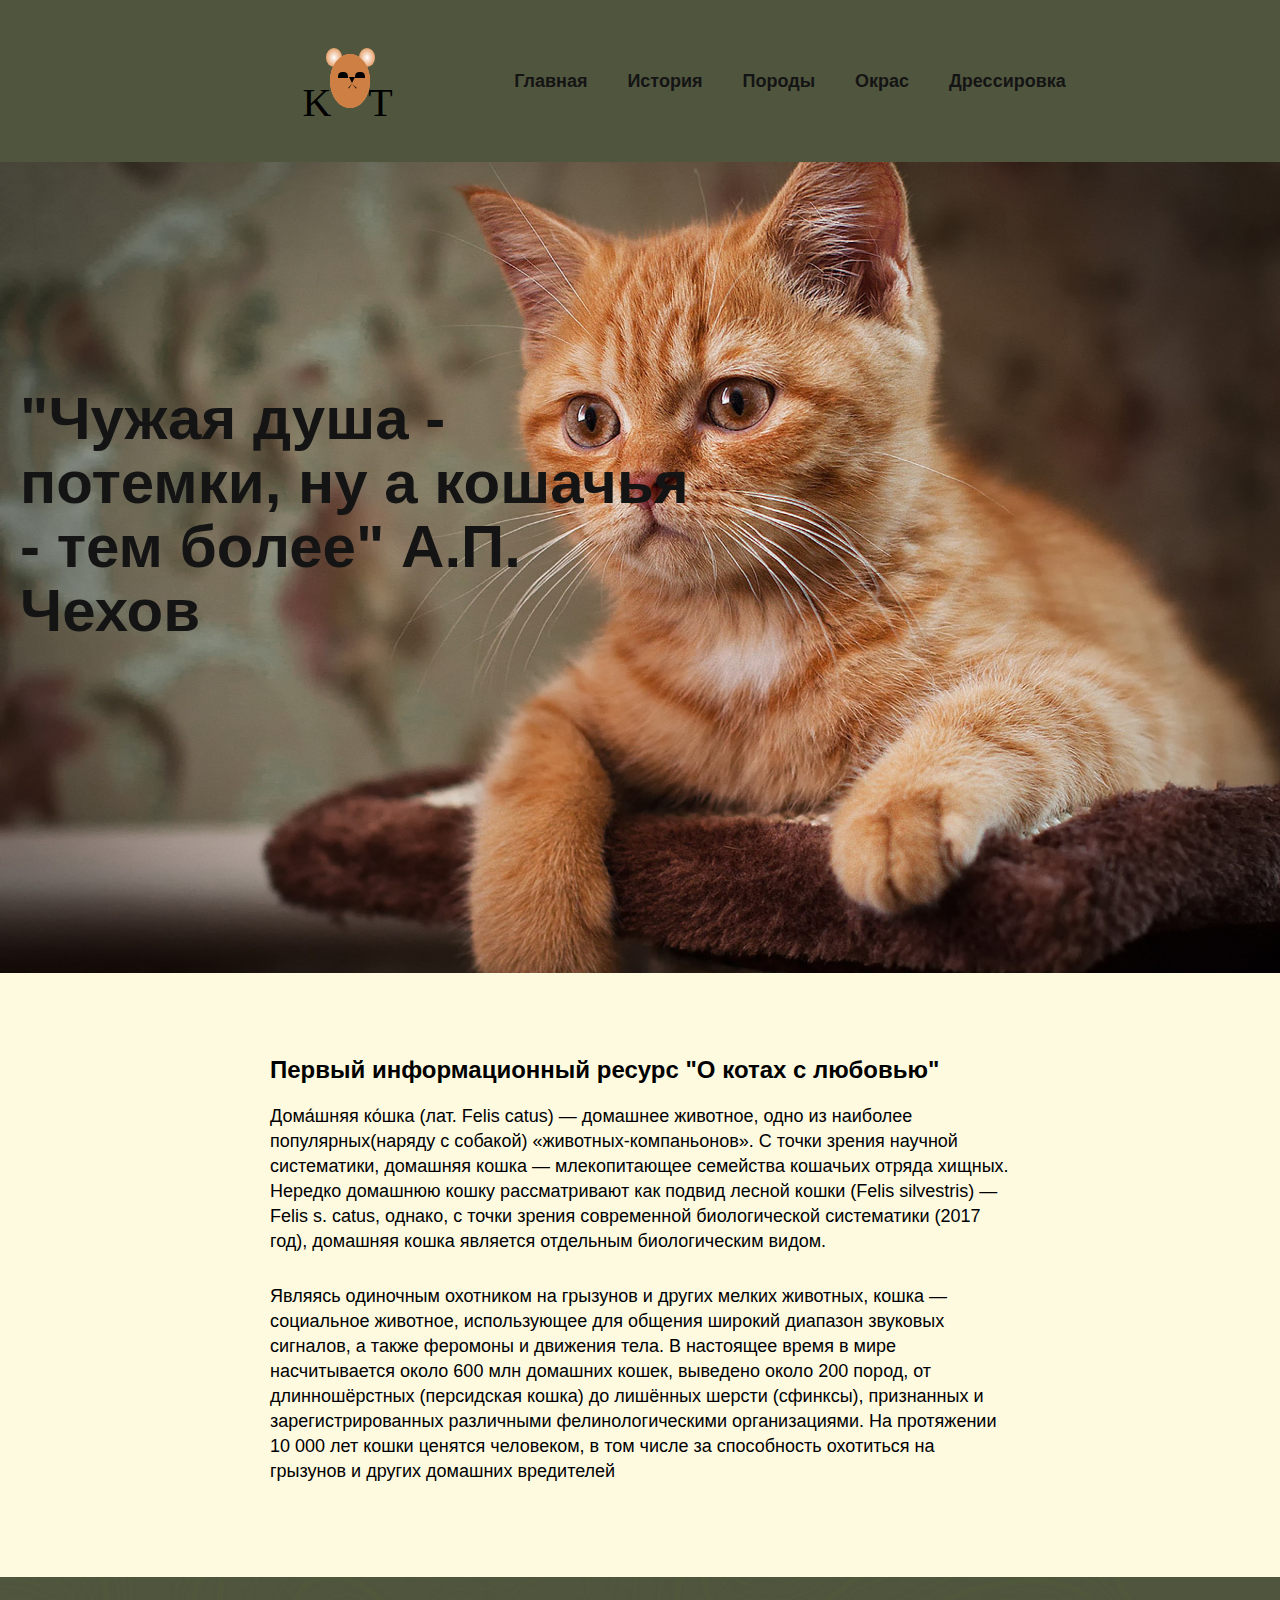
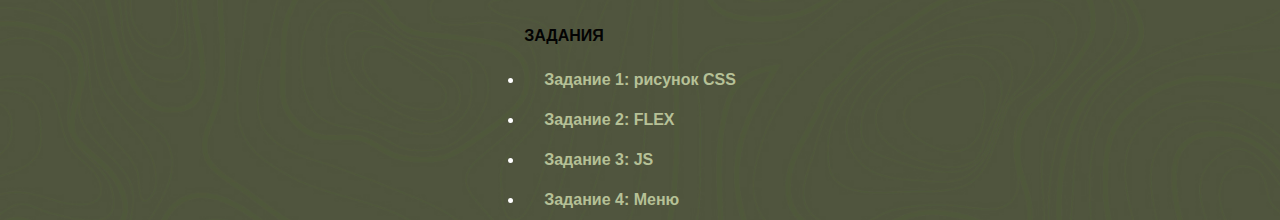
<file: index.html>
<!DOCTYPE html>
<html lang="en">

<head>
    <meta charset="UTF-8">
    <meta http-equiv="X-UA-Compatible" content="IE=edge">
    <meta name="viewport" content="width=device-width, initial-scale=1.0">
    <link rel="stylesheet" href="style/mainstyle.css">
    <link rel="stylesheet" href="style/normalize.css">
    <title>Document</title>
</head>

<body>
    <section>
        <header>
            <div class="logo">
                <iframe src="content/logo.html" scrolling="no" frameborder="none"></iframe>
            </div>
            <nav>
                <ul>
                    <li><a href="index.html">Главная</a></li>
                    <li><a href="content\history.html">История</a></li>
                    <li><a href="content/typeofcats.html">Породы</a></li>
                    <li><a href="content/ColorsCat.html">Окрас</a></li>
                    <li><a href="content/DresCat.html">Дрессировка</a></li>
                </ul>
            </nav>
        </header>
    </section>

    <!-- блок 1 | ... -->
    <section>
        <div class="about">

            <h1 class="first_title">
                "Чужая душа - потемки, ну а кошачья - тем более" А.П. Чехов
            </h1>
        </div>
    </section>

    <!-- блок 2 | ... -->
    <main role="main">
        <section>
            <div class="part1">
                <h2>
                    Первый информационный ресурс "О котах с любовью"
                </h2>
                <p class="wiki-cat">
                    Дома́шняя ко́шка (лат. Felis catus) — домашнее животное, одно из наиболее популярных(наряду с собакой) «животных-компаньонов». С точки зрения научной систематики, домашняя кошка — млекопитающее семейства кошачьих отряда хищных. Нередко домашнюю кошку
                    рассматривают как подвид лесной кошки (Felis silvestris) — Felis s. catus, однако, с точки зрения современной биологической систематики (2017 год), домашняя кошка является отдельным биологическим видом.</p>
                <p class="wiki-cat">
                    Являясь одиночным охотником на грызунов и других мелких животных, кошка — социальное животное, использующее для общения широкий диапазон звуковых сигналов, а также феромоны и движения тела. В настоящее время в мире насчитывается около 600 млн домашних
                    кошек, выведено около 200 пород, от длинношёрстных (персидская кошка) до лишённых шерсти (сфинксы), признанных и зарегистрированных различными фелинологическими организациями. На протяжении 10 000 лет кошки ценятся человеком, в том
                    числе за способность охотиться на грызунов и других домашних вредителей
                </p>
            </div>
        </section>
    </main>
    <footer class="footer">
        <div class="container">
            <div class="footer-middle">
                <div class="footer-column">
                    <h3 class="footer-title">Задания</h3>
                    <ul class="footer-list list-reset">
                        <li class="footer-item"><a href="content/Num1/Cat.html" class="footer-link">Задание 1:
                            рисунок CSS</a></li>
                        <li class="footer-item"><a href="content/Num2/prince.html" class="footer-link">Задание 2:
                            FLEX</a></li>
                        <li class="footer-item"><a href="content/Num3.html" class="footer-link">Задание 3: JS</a></li>
                        <li class="footer-item"><a href="content/WorkWithMas.html" class="footer-link">Задание 4: Меню</a></li>
                    </ul>
                </div>
            </div>
        </div>
    </footer>

    </div>


</html>

</div>


</html>
</file>
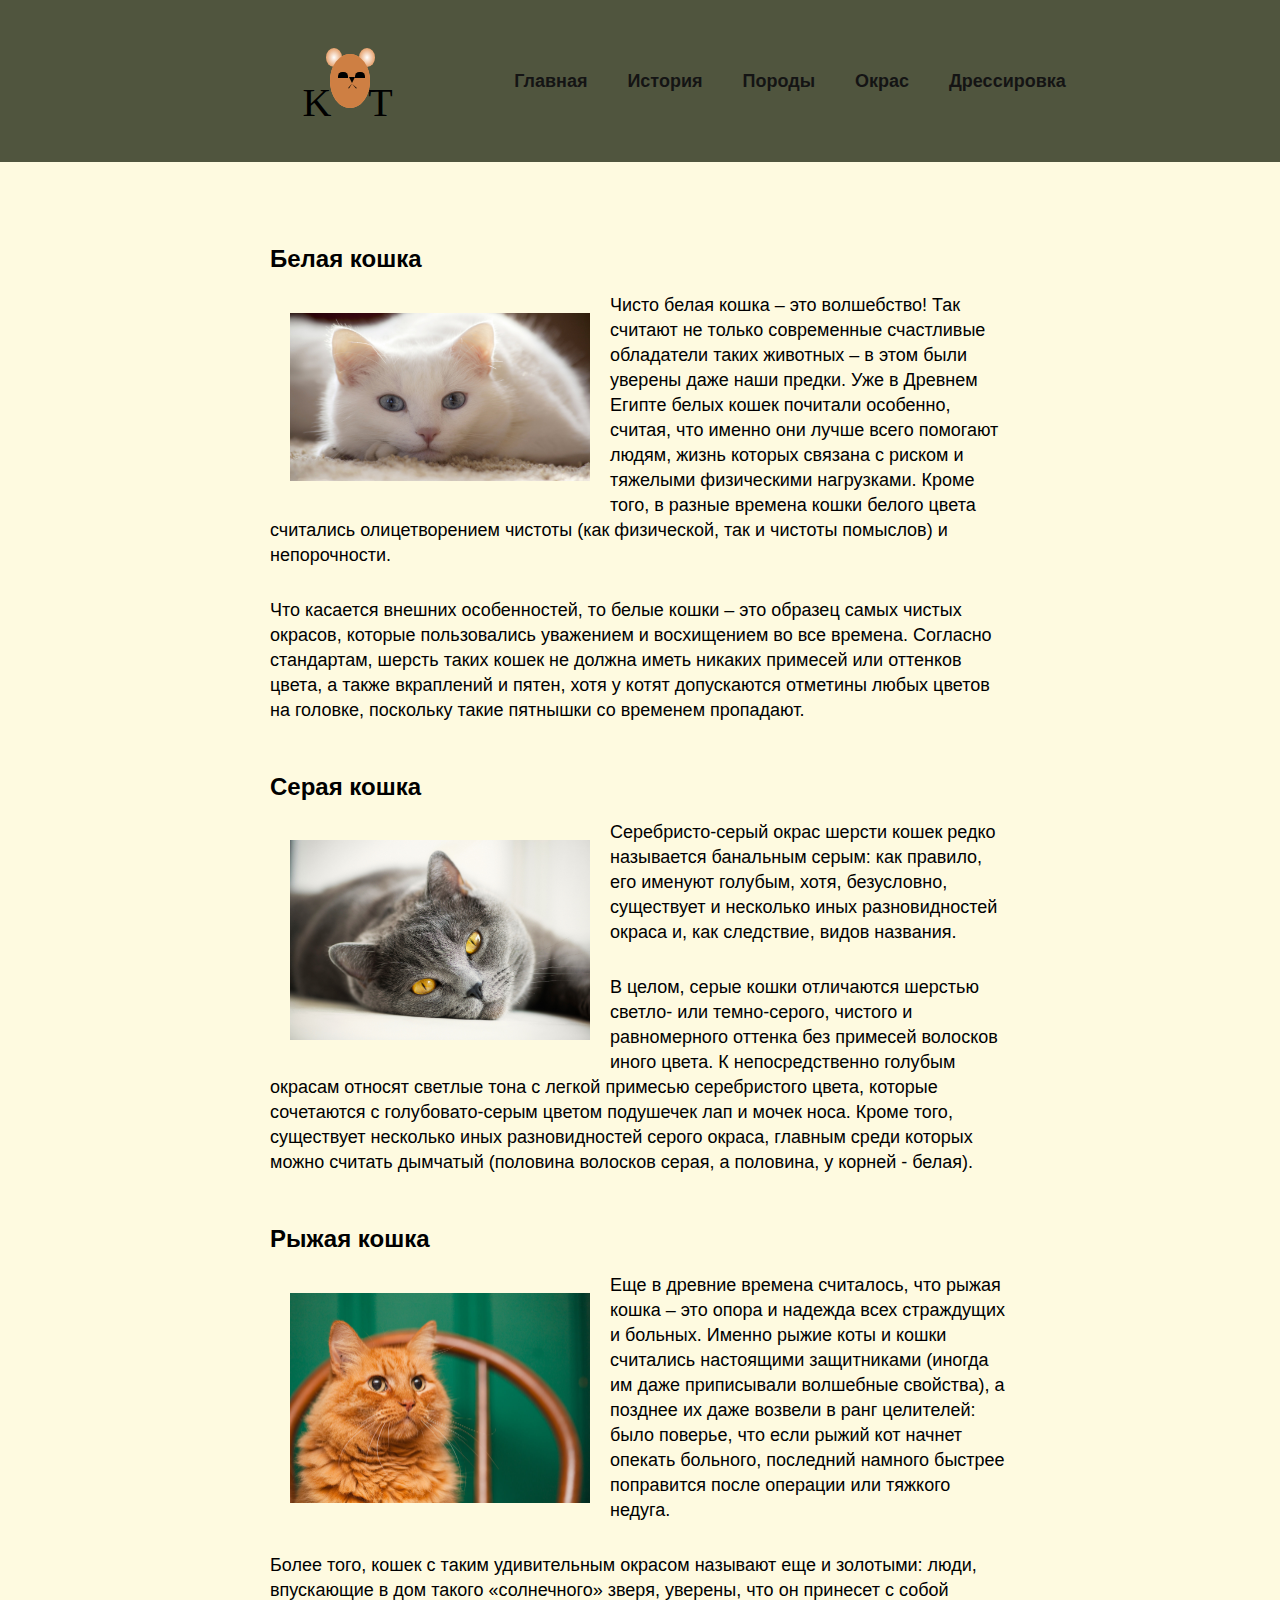
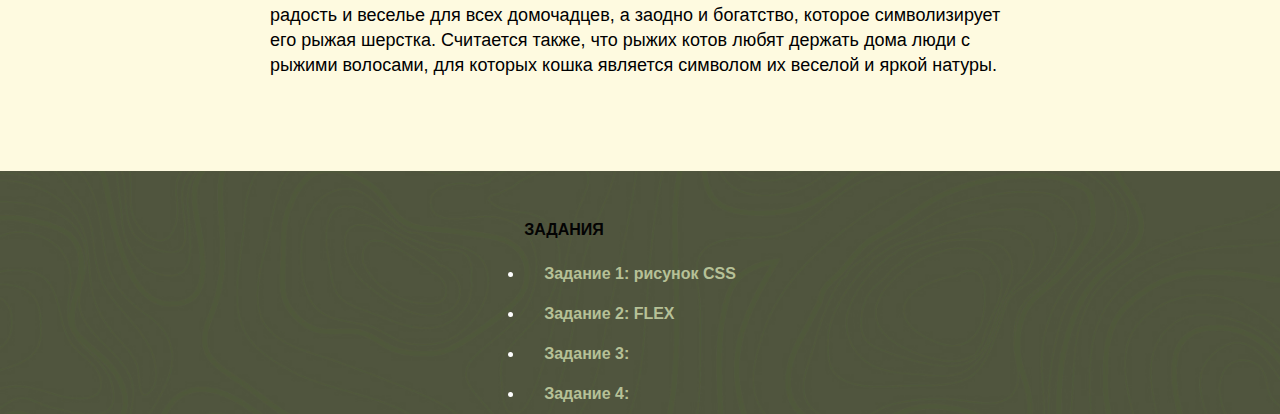
<file: content/ColorsCat.html>
<!DOCTYPE html>
<html lang="en">

<head>
    <meta charset="UTF-8">
    <meta http-equiv="X-UA-Compatible" content="IE=edge">
    <meta name="viewport" content="width=device-width, initial-scale=1.0">
    <link rel="stylesheet" href="../style/mainstyle.css">
    <link rel="stylesheet" href="../style/normalize.css">
    <title>Document</title>
</head>

<body>
    <section>
        <header>
            <div class="logo">
                <iframe src="../content/logo.html" scrolling="no" frameborder="none"></iframe>
            </div>
            <nav>
                <ul>
                    <li><a href="../index.html">Главная</a></li>
                    <li><a href="../content/history.html">История</a></li>
                    <li><a href="../content/typeofcats.html">Породы</a></li>
                    <li><a href="../content/ColorsCat.html">Окрас</a></li>
                    <li><a href="../content/DresCat.html">Дрессировка</a></li>
                </ul>
            </nav>
        </header>
    </section>

    <div id="main-container">
        <!-- блок 1 | ... -->
        <main role="main">
            <section>
                <div classs="startpage">
                    <h2>
                        Белая кошка
                    </h2>
                    <img id="colors" src="../img/White-Cat.jpg">
                    <p class="wiki-cat"> Чисто белая кошка – это волшебство! Так считают не только современные счастливые обладатели таких животных – в этом были уверены даже наши предки. Уже в Древнем Египте белых кошек почитали особенно, считая, что именно они лучше всего
                        помогают людям, жизнь которых связана с риском и тяжелыми физическими нагрузками. Кроме того, в разные времена кошки белого цвета считались олицетворением чистоты (как физической, так и чистоты помыслов) и непорочности.
                    </p>
                    <p class="wiki-cat">
                        Что касается внешних особенностей, то белые кошки – это образец самых чистых окрасов, которые пользовались уважением и восхищением во все времена. Согласно стандартам, шерсть таких кошек не должна иметь никаких примесей или оттенков цвета, а также вкраплений
                        и пятен, хотя у котят допускаются отметины любых цветов на головке, поскольку такие пятнышки со временем пропадают.


                    </p>
                </div>
            </section>
            <section>
                <div class="part1">
                    <h2>
                        Серая кошка </h2>
                    <img id="colors" src="../img/gray cat.jpg">
                    <p class="wiki-cat">
                        Серебристо-серый окрас шерсти кошек редко называется банальным серым: как правило, его именуют голубым, хотя, безусловно, существует и несколько иных разновидностей окраса и, как следствие, видов названия.</p>
                    <p class="wiki-cat">
                        В целом, серые кошки отличаются шерстью светло- или темно-серого, чистого и равномерного оттенка без примесей волосков иного цвета. К непосредственно голубым окрасам относят светлые тона с легкой примесью серебристого цвета, которые сочетаются с голубовато-серым
                        цветом подушечек лап и мочек носа. Кроме того, существует несколько иных разновидностей серого окраса, главным среди которых можно считать дымчатый (половина волосков серая, а половина, у корней - белая).
                    </p>
                </div>
            </section>
            <section>
                <div class="part1">
                    <h2>
                        Рыжая кошка
                    </h2>
                    <img id="colors" src="../img/orange cat.jpg">
                    <p class="wiki-cat">
                        Еще в древние времена считалось, что рыжая кошка – это опора и надежда всех страждущих и больных. Именно рыжие коты и кошки считались настоящими защитниками (иногда им даже приписывали волшебные свойства), а позднее их даже возвели в ранг целителей: было
                        поверье, что если рыжий кот начнет опекать больного, последний намного быстрее поправится после операции или тяжкого недуга.</p>
                    <p class="wiki-cat">
                        Более того, кошек с таким удивительным окрасом называют еще и золотыми: люди, впускающие в дом такого «солнечного» зверя, уверены, что он принесет с собой радость и веселье для всех домочадцев, а заодно и богатство, которое символизирует его рыжая шерстка.
                        Считается также, что рыжих котов любят держать дома люди с рыжими волосами, для которых кошка является символом их веселой и яркой натуры.
                    </p>
                </div>
            </section>
        </main>


        <footer class="footer">
            <div class="container">
                <div class="footer-middle">
                    <div class="footer-column">
                        <h3 class="footer-title">Задания</h3>
                        <ul class="footer-list list-reset">
                            <li class="footer-item"><a href="../content/Num1/Cat.html" class="footer-link">Задание 1:
                                    рисунок CSS</a></li>
                            <li class="footer-item"><a href="../content/Num2/prince.html" class="footer-link">Задание 2:
                                    FLEX</a></li>
                            <li class="footer-item"><a href="#" class="footer-link">Задание 3:</a></li>
                            <li class="footer-item"><a href="#" class="footer-link">Задание 4:</a></li>
                        </ul>
                    </div>
                </div>
            </div>
        </footer>

    </div>


</html>
</file>
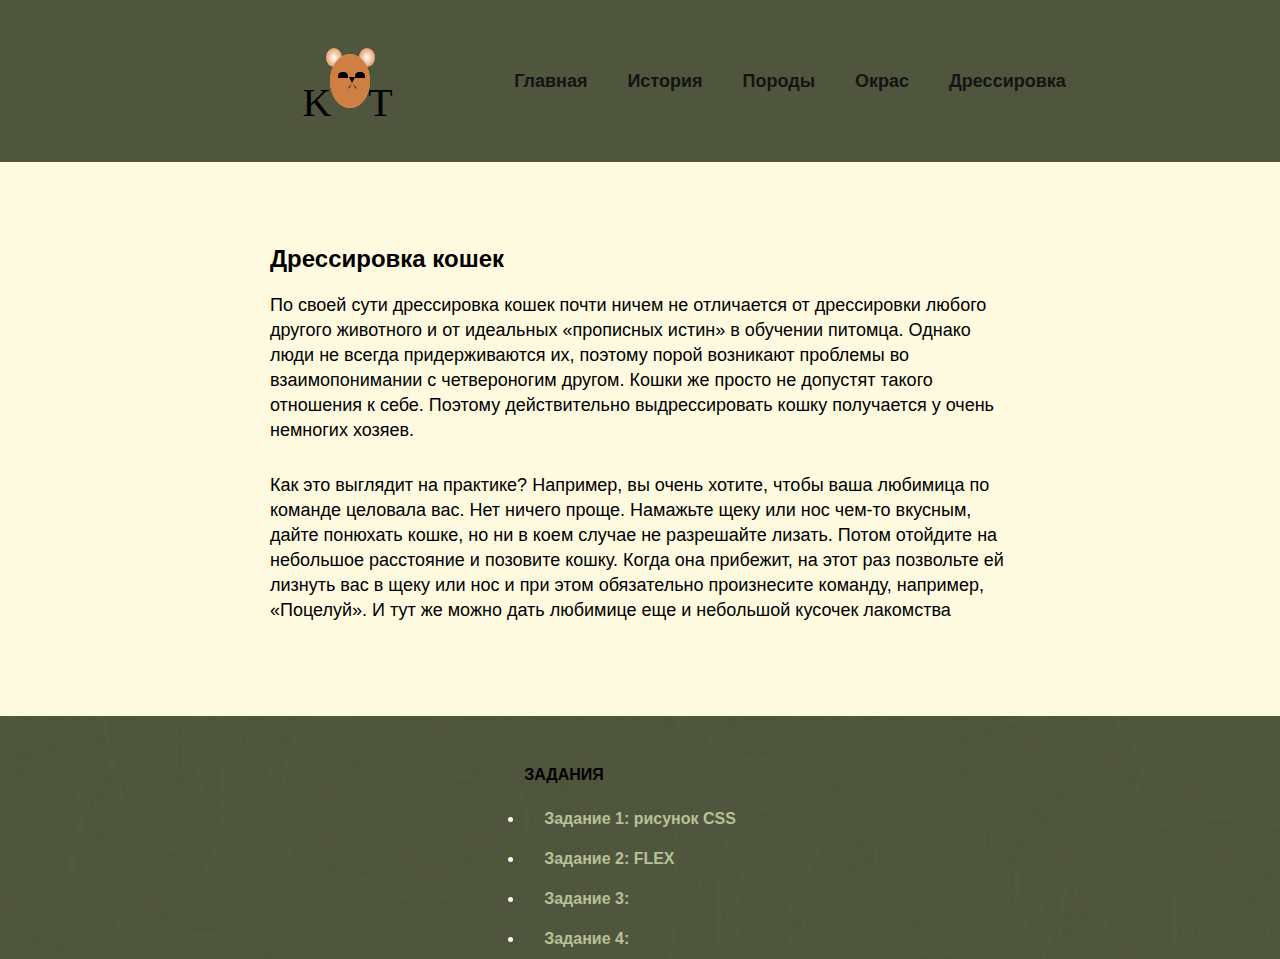
<file: content/DresCat.html>
<!DOCTYPE html>
<html lang="en">

<head>
    <meta charset="UTF-8">
    <meta http-equiv="X-UA-Compatible" content="IE=edge">
    <meta name="viewport" content="width=device-width, initial-scale=1.0">
    <link rel="stylesheet" href="../style/mainstyle.css">
    <link rel="stylesheet" href="../style/normalize.css">
    <title>Document</title>
</head>

<body>
    <section>
        <header>
            <div class="logo">
                <iframe src="../content/logo.html" scrolling="no" frameborder="none"></iframe>
            </div>
            <nav>
                <ul>
                    <li><a href="../index.html">Главная</a></li>
                    <li><a href="../content/history.html">История</a></li>
                    <li><a href="../content/typeofcats.html">Породы</a></li>
                    <li><a href="../content/ColorsCat.html">Окрас</a></li>
                    <li><a href="../content/DresCat.html">Дрессировка</a></li>
                </ul>
            </nav>
        </header>
    </section>

    <div id="main-container">
        <!-- блок 1 | ... -->
        <main role="main">
            <section>
                <div classs="startpage">
                    <h2>
                        Дрессировка кошек
                    </h2>
                    <p class="wiki-cat"> По своей сути дрессировка кошек почти ничем не отличается от дрессировки любого другого животного и от идеальных «прописных истин» в обучении питомца. Однако люди не всегда придерживаются их, поэтому порой возникают проблемы во взаимопонимании
                        с четвероногим другом. Кошки же просто не допустят такого отношения к себе. Поэтому действительно выдрессировать кошку получается у очень немногих хозяев.
                    </p>
                    <p class="wiki-cat">
                        Как это выглядит на практике? Например, вы очень хотите, чтобы ваша любимица по команде целовала вас. Нет ничего проще. Намажьте щеку или нос чем-то вкусным, дайте понюхать кошке, но ни в коем случае не разрешайте лизать. Потом отойдите на небольшое расстояние
                        и позовите кошку. Когда она прибежит, на этот раз позвольте ей лизнуть вас в щеку или нос и при этом обязательно произнесите команду, например, «Поцелуй». И тут же можно дать любимице еще и небольшой кусочек лакомства
                    </p>
                </div>
            </section>

        </main>


        <footer class="footer">
            <div class="container">
                <div class="footer-middle">
                    <div class="footer-column">
                        <h3 class="footer-title">Задания</h3>
                        <ul class="footer-list list-reset">
                            <li class="footer-item"><a href="../content/Num1/Cat.html" class="footer-link">Задание 1:
                                    рисунок CSS</a></li>
                            <li class="footer-item"><a href="../content/Num2/prince.html" class="footer-link">Задание 2:
                                    FLEX</a></li>
                            <li class="footer-item"><a href="#" class="footer-link">Задание 3:</a></li>
                            <li class="footer-item"><a href="#" class="footer-link">Задание 4:</a></li>
                        </ul>
                    </div>
                </div>
            </div>
        </footer>

    </div>


</html>
</file>
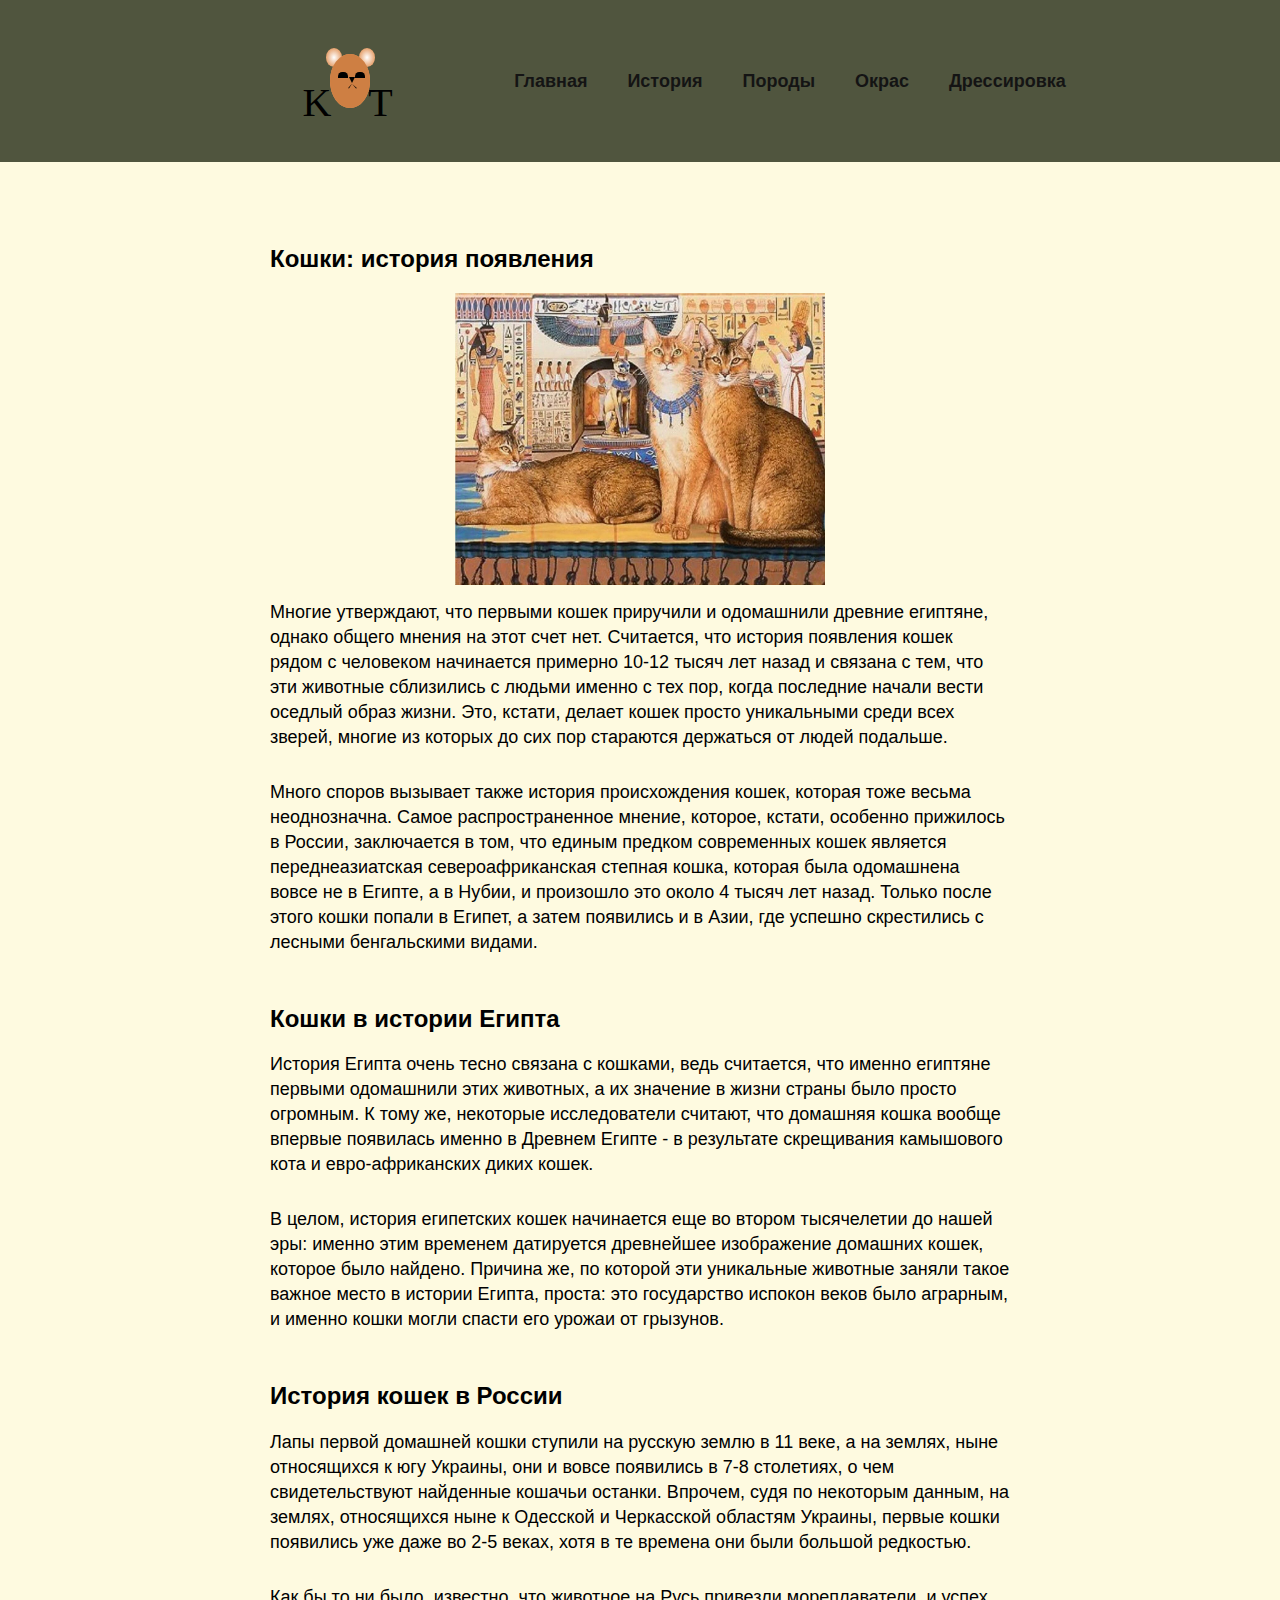
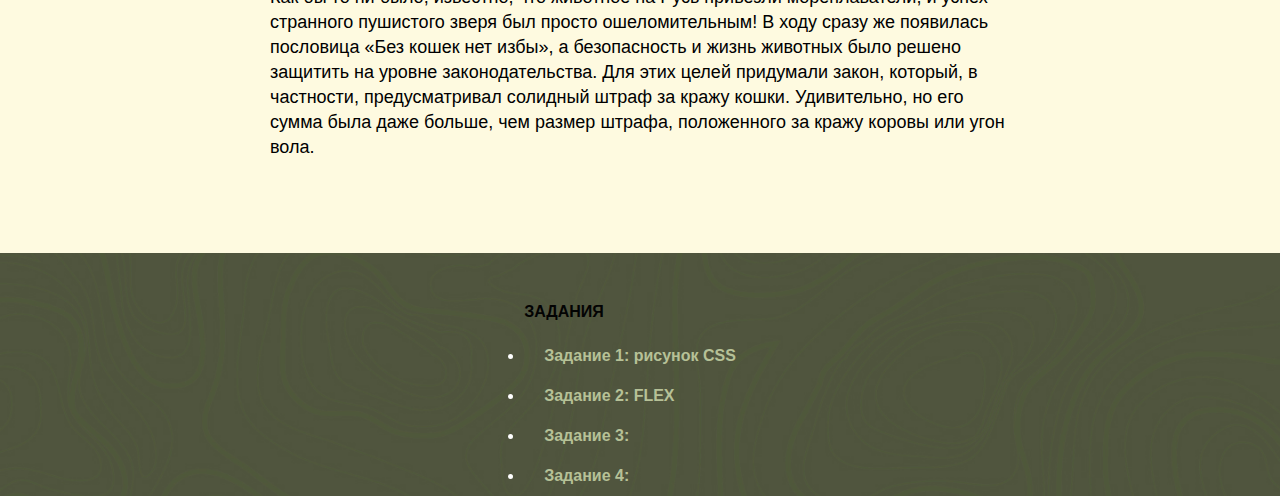
<file: content/history.html>
<!DOCTYPE html>
<html lang="en">

<head>
    <meta charset="UTF-8">
    <meta http-equiv="X-UA-Compatible" content="IE=edge">
    <meta name="viewport" content="width=device-width, initial-scale=1.0">
    <link rel="stylesheet" href="../style/mainstyle.css">
    <link rel="stylesheet" href="../style/normalize.css">
    <title>Document</title>
</head>

<body>
    <section>
        <header>
            <div class="logo">
                <iframe src="../content/logo.html" scrolling="no" frameborder="none"></iframe>
            </div>
            <nav>
                <ul>
                    <li><a href="../index.html">Главная</a></li>
                    <li><a href="../content/history.html">История</a></li>
                    <li><a href="../content/typeofcats.html">Породы</a></li>
                    <li><a href="../content/ColorsCat.html">Окрас</a></li>
                    <li><a href="../content/DresCat.html">Дрессировка</a></li>
                </ul>
            </nav>
        </header>
    </section>

    <div id="main-container">
        <!-- блок 1 | ... -->
        <main role="main">
            <section>
                <div classs="startpage">
                    <h2>
                        Кошки: история появления
                    </h2>
                    <img id=hystoryP src="../img/hystory.jpeg">
                    <p class="wiki-cat"> Многие утверждают, что первыми кошек приручили и одомашнили древние египтяне, однако общего мнения на этот счет нет. Считается, что история появления кошек рядом с человеком начинается примерно 10-12 тысяч лет назад и связана с тем,
                        что эти животные сблизились с людьми именно с тех пор, когда последние начали вести оседлый образ жизни. Это, кстати, делает кошек просто уникальными среди всех зверей, многие из которых до сих пор стараются держаться от людей
                        подальше.
                    </p>
                    <p class="wiki-cat">
                        Много споров вызывает также история происхождения кошек, которая тоже весьма неоднозначна. Самое распространенное мнение, которое, кстати, особенно прижилось в России, заключается в том, что единым предком современных кошек является переднеазиатская североафриканская
                        степная кошка, которая была одомашнена вовсе не в Египте, а в Нубии, и произошло это около 4 тысяч лет назад. Только после этого кошки попали в Египет, а затем появились и в Азии, где успешно скрестились с лесными бенгальскими
                        видами.
                    </p>
                </div>
            </section>
            <section>
                <div class="part1">
                    <h2>
                        Кошки в истории Египта
                    </h2>
                    <p class="wiki-cat">
                        История Египта очень тесно связана с кошками, ведь считается, что именно египтяне первыми одомашнили этих животных, а их значение в жизни страны было просто огромным. К тому же, некоторые исследователи считают, что домашняя кошка вообще впервые появилась
                        именно в Древнем Египте - в результате скрещивания камышового кота и евро-африканских диких кошек.</p>
                    <p class="wiki-cat">
                        В целом, история египетских кошек начинается еще во втором тысячелетии до нашей эры: именно этим временем датируется древнейшее изображение домашних кошек, которое было найдено. Причина же, по которой эти уникальные животные заняли такое важное место
                        в истории Египта, проста: это государство испокон веков было аграрным, и именно кошки могли спасти его урожаи от грызунов.
                    </p>
                </div>
            </section>
            <section>
                <div class="part1">
                    <h2>
                        История кошек в России
                    </h2>
                    <p class="wiki-cat">
                        Лапы первой домашней кошки ступили на русскую землю в 11 веке, а на землях, ныне относящихся к югу Украины, они и вовсе появились в 7-8 столетиях, о чем свидетельствуют найденные кошачьи останки. Впрочем, судя по некоторым данным, на землях, относящихся
                        ныне к Одесской и Черкасской областям Украины, первые кошки появились уже даже во 2-5 веках, хотя в те времена они были большой редкостью.</p>
                    <p class="wiki-cat">
                        Как бы то ни было, известно, что животное на Русь привезли мореплаватели, и успех странного пушистого зверя был просто ошеломительным! В ходу сразу же появилась пословица «Без кошек нет избы», а безопасность и жизнь животных было решено защитить на уровне
                        законодательства. Для этих целей придумали закон, который, в частности, предусматривал солидный штраф за кражу кошки. Удивительно, но его сумма была даже больше, чем размер штрафа, положенного за кражу коровы или угон вола.
                    </p>
                </div>
            </section>
        </main>


        <footer class="footer">
            <div class="container">
                <div class="footer-middle">
                    <div class="footer-column">
                        <h3 class="footer-title">Задания</h3>
                        <ul class="footer-list list-reset">
                            <li class="footer-item"><a href="../content/Num1/Cat.html" class="footer-link">Задание 1:
                                рисунок CSS</a></li>
                            <li class="footer-item"><a href="../content/Num2/prince.html" class="footer-link">Задание 2:
                                FLEX</a></li>
                            <li class="footer-item"><a href="#" class="footer-link">Задание 3:</a></li>
                            <li class="footer-item"><a href="#" class="footer-link">Задание 4:</a></li>
                        </ul>
                    </div>
                </div>
            </div>
        </footer>

    </div>


</html>
</file>
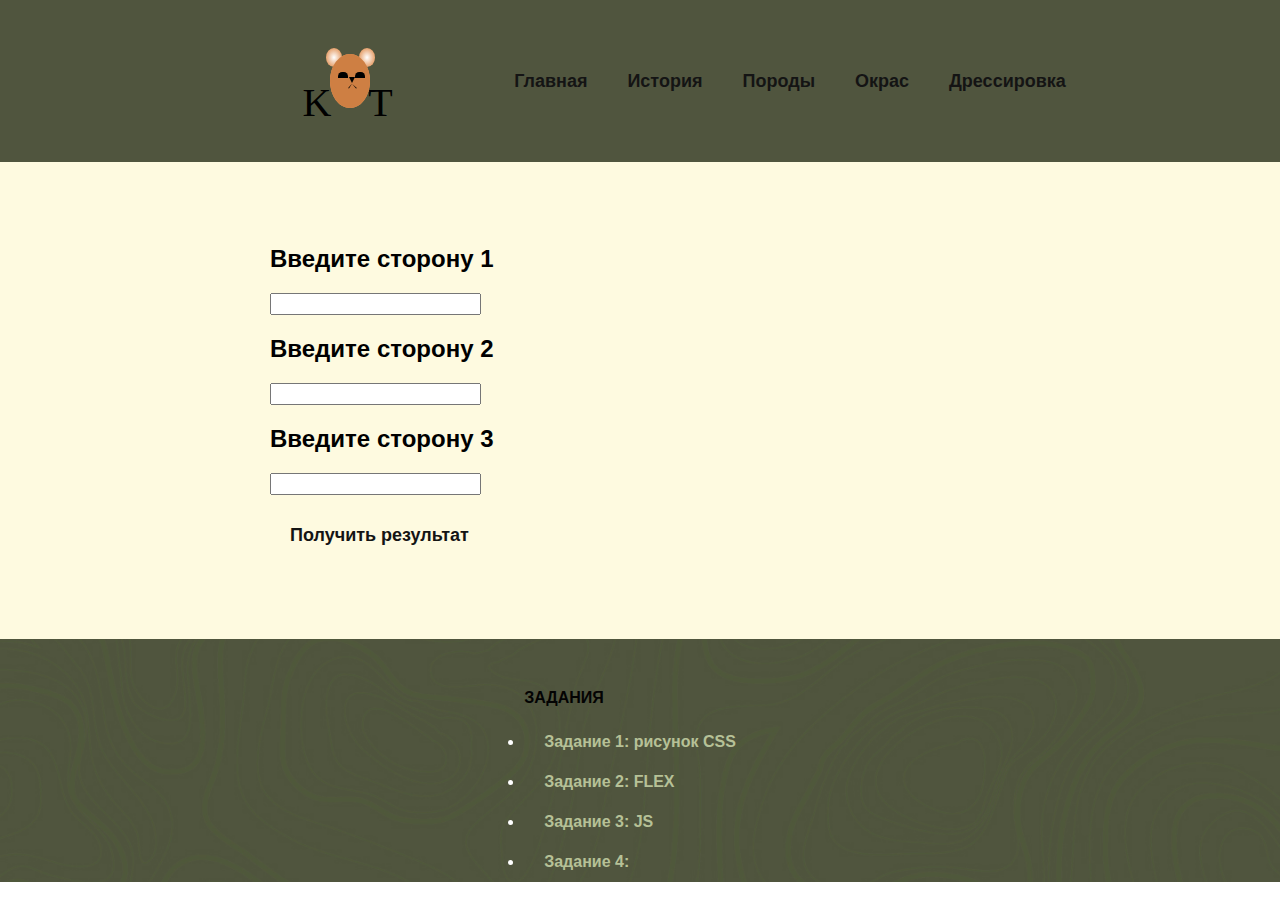
<file: content/Num3.html>
<!DOCTYPE html>
<html lang="en">

<head>
    <meta charset="UTF-8">
    <meta http-equiv="X-UA-Compatible" content="IE=edge">
    <meta name="viewport" content="width=device-width, initial-scale=1.0">
    <link rel="stylesheet" href="../style/mainstyle.css">
    <link rel="stylesheet" href="../style/normalize.css">
    <title>Document</title>
</head>

<body>
    <section>
        <header>
            <div class="logo">
                <iframe src="../content/logo.html" scrolling="no" frameborder="none"></iframe>
            </div>
            <nav>
                <ul>
                    <li><a href="../index.html">Главная</a></li>
                    <li><a href="../content/history.html">История</a></li>
                    <li><a href="../content/typeofcats.html">Породы</a></li>
                    <li><a href="../content/ColorsCat.html">Окрас</a></li>
                    <li><a href="../content/DresCat.html">Дрессировка</a></li>
                </ul>
            </nav>
        </header>
    </section>

    <main>
        <section>
            <div>
                <h2>Введите сторону 1</h2>
                <input id="a1">
            </div>
            <div>
                <h2>Введите сторону 2</h2>
                <input id="a2">
            </div>
            <div>
                <h2>Введите сторону 3</h2>
                <input id="a3">
            </div>
            <div style="padding-top: 30px;">
                <a onclick="pricing()"> Получить результат</a>
            </div>
            <div id="res" style="padding-top: 30px;">
            </div>
            <div id="resP">
            </div>
            <script>
                function pricing() {
                    const a = document.getElementById('a1').value;
                    const b = document.getElementById('a2').value;
                    const c = document.getElementById('a3').value;
                    const item = document.getElementById('res');
                    const itemP = document.getElementById('resP');
                    if ((a <= 0 || a == undefined) || (b <= 0 || b == undefined) || (c <= 0 || c == undefined)) {
                        img = "<img  SRC='' style='width:300; height:200; padding: 20px;'>"
                        itemP.innerHTML = img;
                        item.innerText = 'не все поля заполнены или заполнены не верно. Проверьте данные';
                    } else {
                        if (a == b && b == c && a == c) {
                            img = "<img  SRC='../img/JS/eq3.jpg' style='width:300; height:200; padding: 20px;'>"
                            itemP.innerHTML = img;
                            item.innerText = 'равносторонний';
                        } else {
                            if (a + b < c || a + c < b || b + c < a) {
                                img = "<img  SRC='../img/JS/nonex.jpg' style='width:300; height:200; padding: 20px;'>"
                                itemP.innerHTML = img;
                                item.innerText = 'не существует';
                            } else {
                                if (a == b || b == c || a == c) {
                                    img = "<img  SRC='../img/JS/eq2.jpg' style='width:300; height:200; padding: 20px;'>"
                                    itemP.innerHTML = img;
                                    item.innerText = 'равнобедренный';
                                } else {

                                    img = "<img  SRC='../img/JS/exist.jpg' style='width:300; height:200; padding: 20px;'>"
                                    itemP.innerHTML = img;
                                    item.innerText = 'существует';
                                }
                            }
                        }
                    }
                }
            </script>

        </section>
    </main>
    <footer class="footer">
        <div class="container">
            <div class="footer-middle">
                <div class="footer-column">
                    <h3 class="footer-title"> Задания
                    </h3>
                    <ul class="footer-list list-reset">
                        <li class="footer-item">
                            <a href="content/Num1/Cat.html" class="footer-link"> Задание 1: рисунок CSS
                                        </a>
                        </li>
                        <li class="footer-item">
                            <a href="content/Num2/prince.html" class="footer-link"> Задание 2: FLEX
                                                    </a>
                        </li>
                        <li class="footer-item">
                            <a href="content/Num3.html" class="footer-link"> Задание 3: JS
                                                                </a>
                        </li>
                        <li class="footer-item">
                            <a href="#" class="footer-link"> Задание 4:
                                                                            </a>
                        </li>
                    </ul>
                </div>
            </div>
        </div>
    </footer>

    </div>


</html>



</div>
</file>
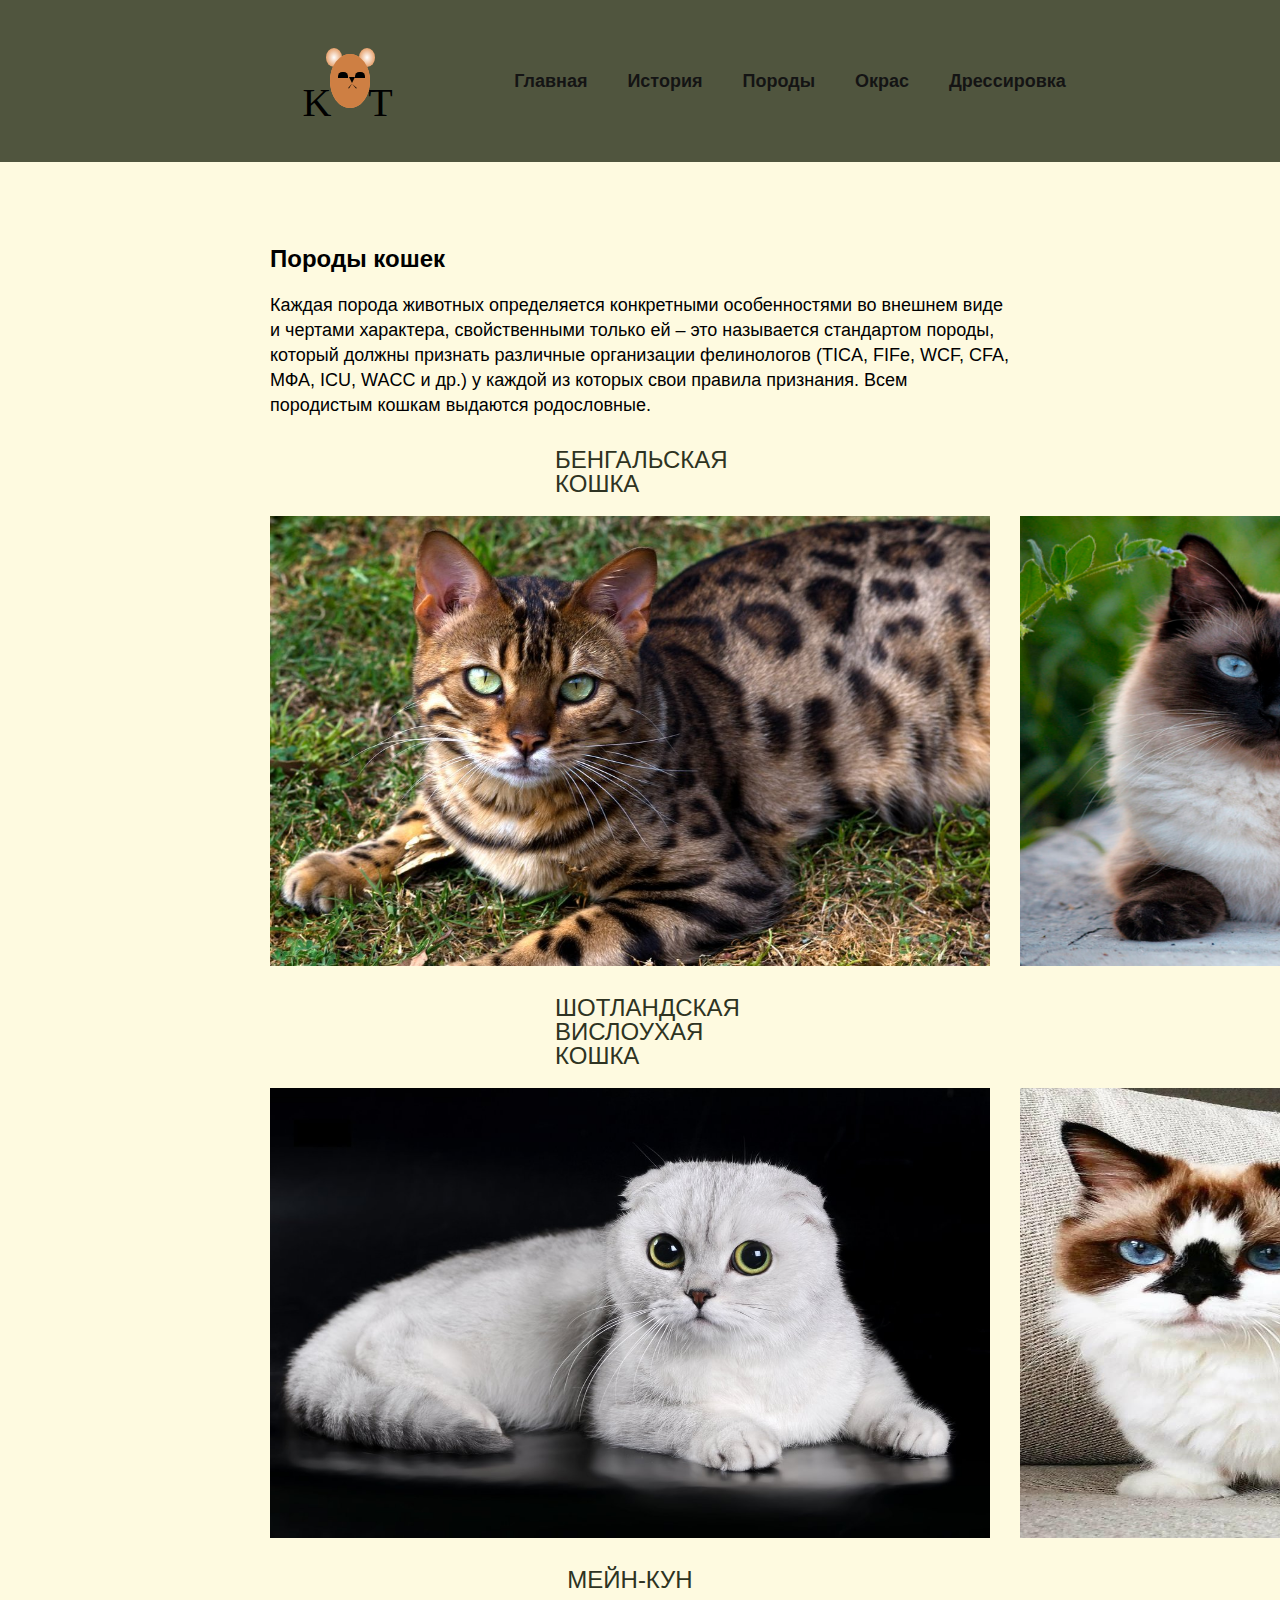
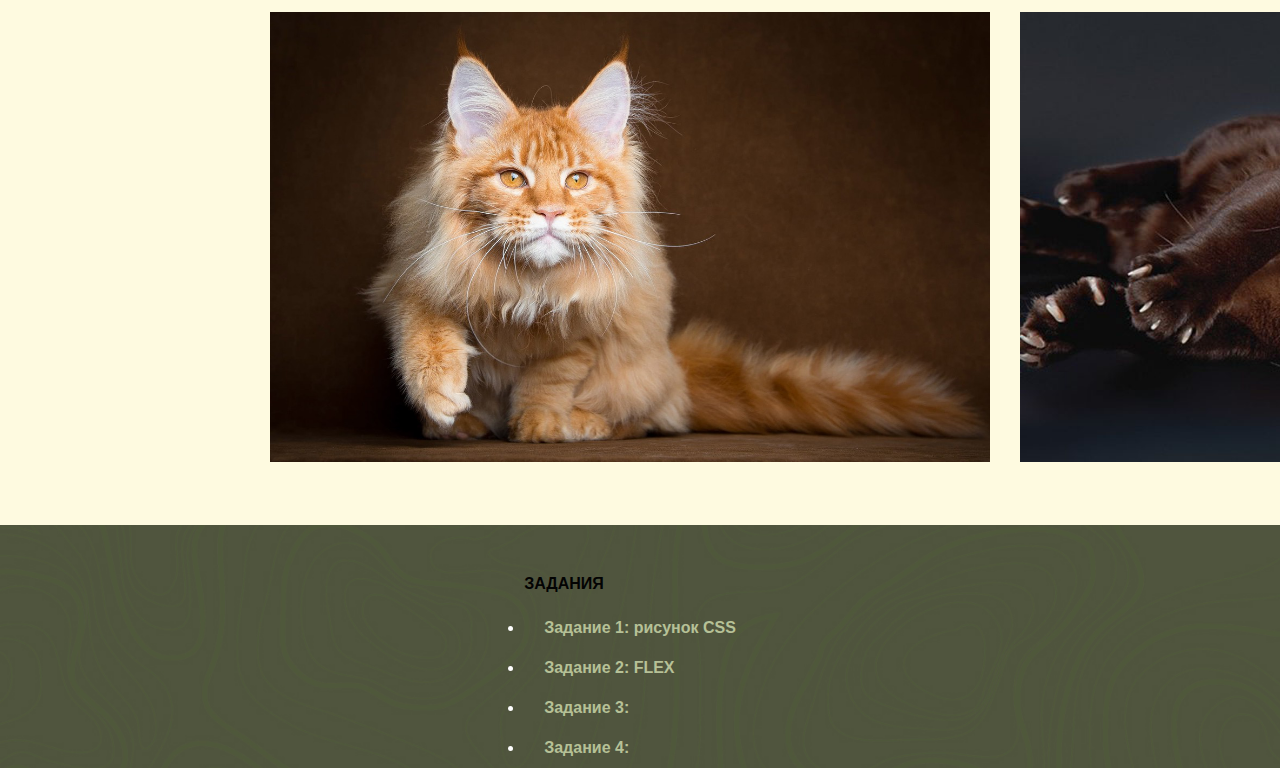
<file: content/typeofcats.html>
<!DOCTYPE html>
<html lang="en">

<head>
    <meta charset="UTF-8">
    <meta http-equiv="X-UA-Compatible" content="IE=edge">
    <meta name="viewport" content="width=device-width, initial-scale=1.0">
    <link rel="stylesheet" href="../style/mainstyle.css">
    <link rel="stylesheet" href="../style/normalize.css">
    <title>Document</title>
</head>

<body>
    <section>
        <header>
            <div class="logo">
                <iframe src="../content/logo.html" scrolling="no" frameborder="none"></iframe>
            </div>
            <nav>
                <ul>
                    <li><a href="../index.html">Главная</a></li>
                    <li><a href="../content/history.html">История</a></li>
                    <li><a href="../content/typeofcats.html">Породы</a></li>
                    <li><a href="../content/ColorsCat.html">Окрас</a></li>
                    <li><a href="../content/DresCat.html">Дрессировка</a></li>
                </ul>
            </nav>
        </header>
    </section>

    <!-- блок 2 | ... -->
    <main role="main">
        <h2>
            Породы кошек
        </h2>
        <p class="wiki-cat">
            Каждая порода животных определяется конкретными особенностями во внешнем виде и чертами характера, свойственными только ей – это называется стандартом породы, который должны признать различные организации фелинологов (TICA, FIFe, WCF, CFA, МФА, ICU, WACC
            и др.) у каждой из которых свои правила признания. Всем породистым кошкам выдаются родословные.
        </p>

        <section>
            <div class="container">
                <ul class="services-list">
                    <li class="services-item">
                        <h3 class="services-subtitle"> Бенгальская кошка</h3>
                        <img class="listcat" src="../img/BengCat.jpg">
                    </li>

                    <li class="services-item">
                        <h3 class="services-subtitle"> Сиамская кошка</h3>
                        <img class="listcat" src="../img/siamCat.jpg">
                    </li>

                    <li class="services-item">
                        <h3 class="services-subtitle"> Шотландская вислоухая кошка</h3>
                        <img class="listcat" src="../img/shotlCat.jpg">
                    </li>

                    <li class="services-item">
                        <h3 class="services-subtitle"> Манчкин кошка</h3>
                        <img class="listcat" src="../img/manchkinCat.jpeg">
                    </li>

                    <li class="services-item">
                        <h3 class="services-subtitle"> Мейн-кун</h3>
                        <img class="listcat" src="../img/meyncunCat.jpg">
                    </li>

                    <li class="services-item">
                        <h3 class="services-subtitle"> Бурма</h3>
                        <img class="listcat" src="../img/burma.jpeg">
                    </li>
                </ul>
            </div>
        </section>

    </main>
    <footer class="footer">
        <div class="container">
            <div class="footer-middle">
                <div class="footer-column">
                    <h3 class="footer-title">Задания</h3>
                    <ul class="footer-list list-reset">
                        <li class="footer-item"><a href="../content/Num1/Cat.html" class="footer-link">Задание 1:
                            рисунок CSS</a></li>
                        <li class="footer-item"><a href="../content/Num2/prince.html" class="footer-link">Задание 2:
                            FLEX</a></li>
                        <li class="footer-item"><a href="#" class="footer-link">Задание 3:</a></li>
                        <li class="footer-item"><a href="#" class="footer-link">Задание 4:</a></li>
                    </ul>
                </div>
            </div>
        </div>
    </footer>

    </div>


</html>

</div>


</html>
</file>
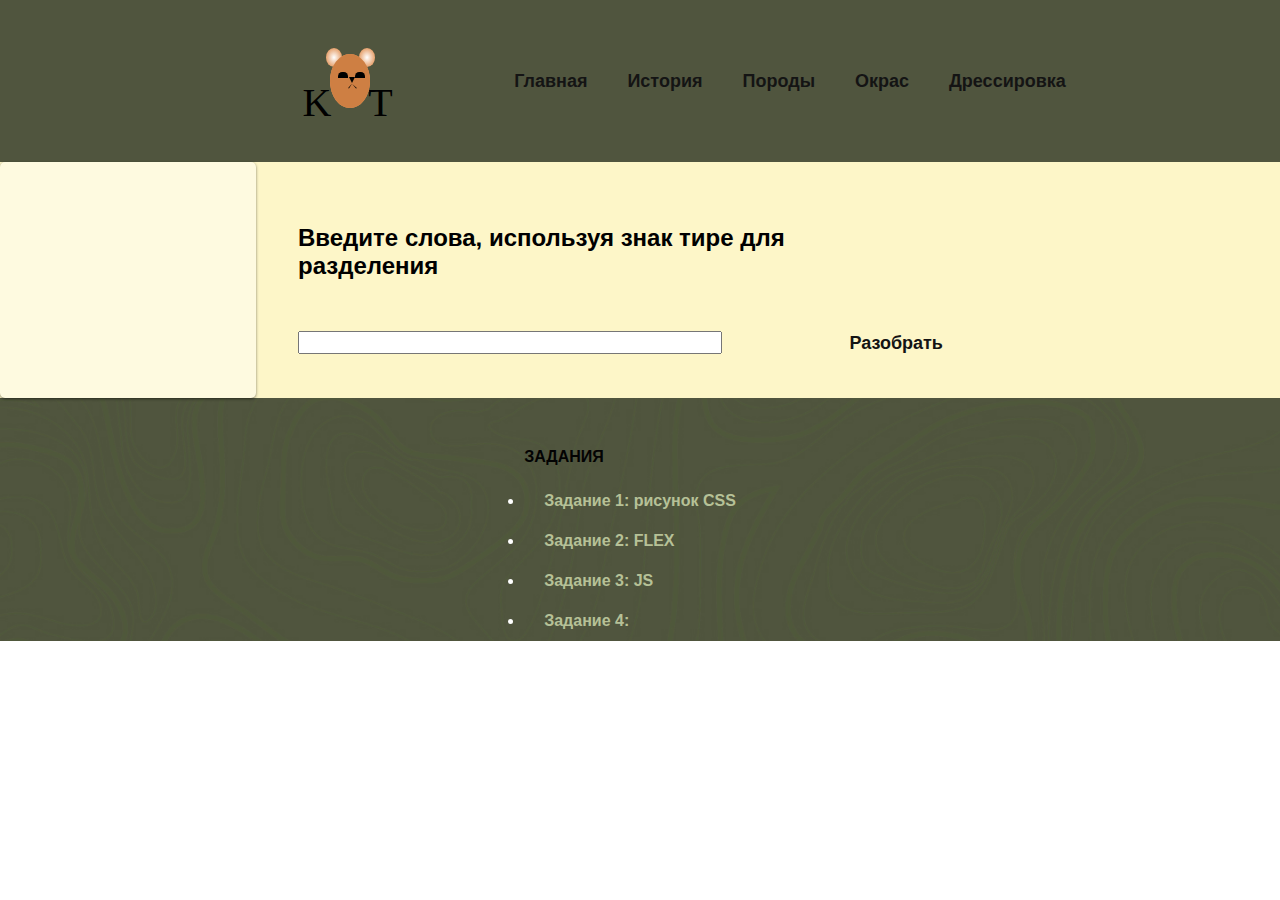
<file: content/WorkWithMas.html>
<!DOCTYPE html>
<html lang="en">

<head>
    <meta charset="UTF-8">
    <meta http-equiv="X-UA-Compatible" content="IE=edge">
    <meta name="viewport" content="width=device-width, initial-scale=1.0">
    <link rel="stylesheet" href="../style/mainstyle.css">
    <link rel="stylesheet" href="../style/normalize.css">
    <link rel="stylesheet" href="../style/Num4Menu.css">
    <title>Document</title>
</head>

<body>
    <section>
        <header>
            <div class="logo">
                <iframe src="../content/logo.html" scrolling="no" frameborder="none"></iframe>
            </div>
            <nav>
                <ul>
                    <li><a href="../index.html">Главная</a></li>
                    <li><a href="../content/history.html">История</a></li>
                    <li><a href="../content/typeofcats.html">Породы</a></li>
                    <li><a href="../content/ColorsCat.html">Окрас</a></li>
                    <li><a href="../content/DresCat.html">Дрессировка</a></li>
                </ul>
            </nav>
        </header>
    </section>

    <article>
        <table id="sidebar"> </table>
        <div class="cont">
            <table>
                <tr>
                    <td width="69%">
                        <h2>Введите слова, используя знак тире для разделения</h2>
                        <input id="start">
                    </td>
                    <td valign="bottom">
                        <div id=but>
                            <a onclick="pricing()"> Разобрать</a>
                        </div>
                    </td>
                </tr>
                <tr>
                    <td></td>
                    <td id="impTD">
                        <table id="res1" onclick="printSide(event)"></table>
                    </td>
                </tr>
                <script>
                    function pricing() {
                        var i = 1;
                        var j = 1;
                        var s;
                        var a = new String(document.getElementById('start').value);
                        var stringArr = a.split(' ').join('').split("-");
                        stringArr.sort();
                        let map = new Map();
                        for (let v of stringArr) {
                            if (isNaN(v.substring(0, 1))) {
                                s = "a" + i;
                                map.set(s, v);
                                i++;
                                addElement(s, v);
                            } else {
                                s = "n" + i;
                                map.set(s, v);
                                j++;
                                addElement(s, v);
                            }
                        }

                    }

                    function addElement(s, v) {
                        var picHolder = document.getElementById("res1");
                        var ad = document.createElement('tr');
                        picHolder.appendChild(ad);
                        var adA = document.createElement('a');
                        ad.appendChild(adA);
                        adA.innerText = s + " " + v;
                    }

                    function printSide(event) {
                        var picHolder = document.getElementById("sidebar");
                        var ad = document.createElement('tr');
                        picHolder.appendChild(ad);
                        ad.innerText = event.target.innerText;
                    }
                </script>
            </table>
        </div>
    </article>
    <footer class="footer ">
        <div class="container ">
            <div class="footer-middle ">
                <div class="footer-column ">
                    <h3 class="footer-title "> Задания
                    </h3>
                    <ul class="footer-list list-reset ">
                        <li class="footer-item ">
                            <a href="content/Num1/Cat.html " class="footer-link "> Задание 1: рисунок CSS
                                        </a>
                        </li>
                        <li class="footer-item ">
                            <a href="content/Num2/prince.html " class="footer-link "> Задание 2: FLEX
                                                    </a>
                        </li>
                        <li class="footer-item ">
                            <a href="content/Num3.html " class="footer-link "> Задание 3: JS
                                                                </a>
                        </li>
                        <li class="footer-item ">
                            <a href="# " class="footer-link "> Задание 4:
                                                                            </a>
                        </li>
                    </ul>
                </div>
            </div>
        </div>
    </footer>

    </div>


</html>



</div>
</file>
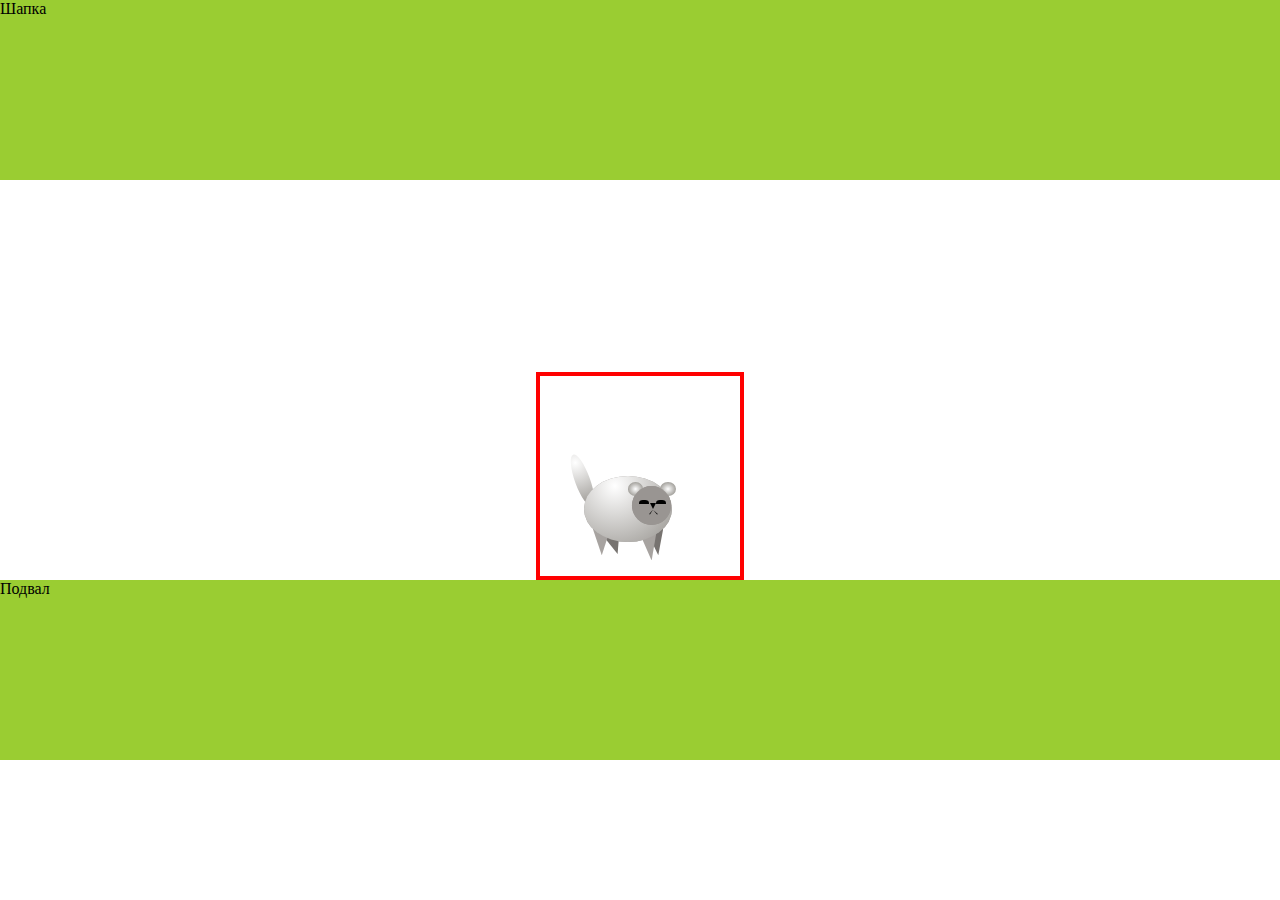
<file: content/Num1/Cat.html>
<!DOCTYPE html>
<html lang="en">

<head>
    <meta charset="UTF-8">
    <meta http-equiv="X-UA-Compatible" content="IE=edge">
    <meta name="viewport" content="width=device-width, initial-scale=1.0">
    <title>Document</title>
    <link rel="stylesheet" type="text/css" href="../../style/cat.css" />
    <link rel="stylesheet" href="../../style/normalize.css">
</head>

<body>
    <header>Шапка</header>
    <!-- Начало изображения -->
    <!-- Невидимое поле -->
    <div class="box">

        <!--  Овал тело -->
        <div class="CatBody">

            <!-- Копия тела -->
            <div class="CatBody-copy"></div>

            <!-- Круг голова -->
            <div class="Head">

                <!-- Копия головы -->
                <div class="Head-copy"></div>

                <!-- Левое ухо -->
                <div class="ear-left"></div>

                <!-- Правое ухо -->
                <div class="ear-right"></div>

                <!-- Левый глаз ~ черный -->
                <div class="eye-left"></div>

                <!-- Правый глаз ~ черный -->
                <div class="eye-right"></div>

                <!-- Нос ~ черный треуг -->
                <div class="nose">
                </div>

                <!-- Рот -->
                <div class="mouth1">
                </div>
                <div class="mouth2">
                </div>
                <!-- Конец головы -->
            </div>

            <!-- Хвост темно сер -->
            <div class="tail">
                <!-- Хвост светло-серый -->
                <div class="inner-tail"></div>
            </div>

            <!-- ноги -->
            <div class="back-left"></div>
            <div class="back-right"></div>
            <div class="front-left"></div>
            <div class="front-right"></div>

            <!-- Конец тела -->
        </div>
        <!-- Конец невидимого поля -->
    </div>
    <footer>Подвал</footer>
</body>

</html>
</file>
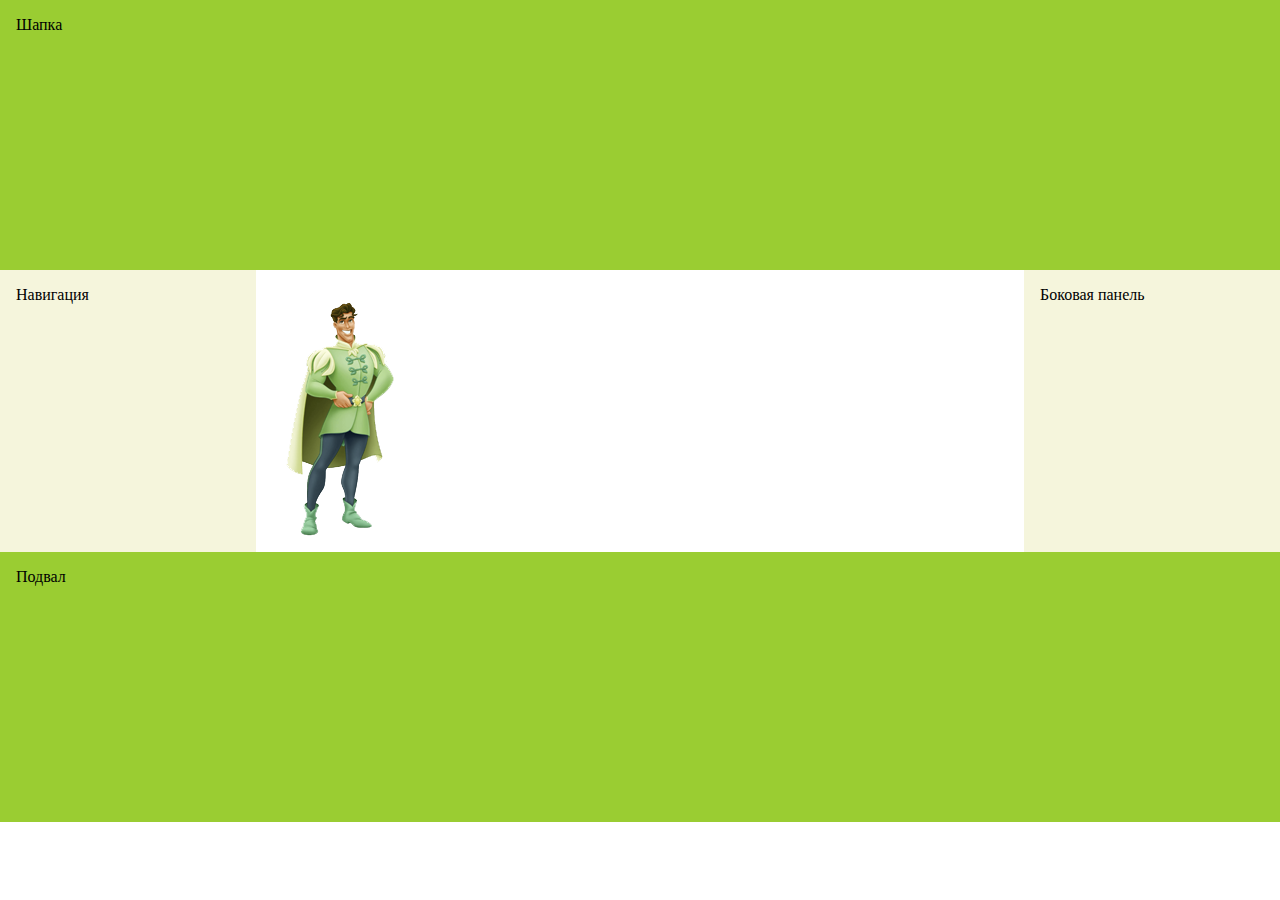
<file: content/Num2/prince.html>
<!DOCTYPE html>
<html lang="en">

<head>
    <meta charset="UTF-8">
    <meta http-equiv="X-UA-Compatible" content="IE=edge">
    <meta name="viewport" content="width=device-width, initial-scale=1.0">
    <title>Document</title>
    <link rel="stylesheet" type="text/css" href="../../style/Num2style.css" />
</head>

<body>
    <header>Шапка</header>
    <div id="main">
        <article>
            <button class="block-animation">
                <div class="frog"><img id="frog" src="../../img/Num2/frog3.png"></div>
                <div class="princess"><img id="princess" src="../../img/Num2/mini-frog2.png"></div>
                <div class="text">Ты кто?</div>
                <div class="text1">Принцесса</div>
            </button>
        </article>
        <nav>Навигация</nav>
        <aside>Боковая панель</aside>
    </div>
    <footer>Подвал</footer>
</body>

</html>
</file>
<file: style/mainstyle.css>
* {
    box-sizing: border-box;
    margin: 0;
    padding: 0;
}

body {
    font-size: 100%;
    font-family: sans-serif;
}

section {
    background-size: cover;
    background-repeat: no-repeat;
    /* Позиция определяет координату x/y */
    background-position: center center;
}

header {
    display: flex;
    justify-content: center;
    align-items: center;
    height: 18vh;
    /* box-shadow: 0 5px 15px rgba(0,0,0,.2);  */
    /* background-color: #868a71; */
    /* position: fixed; */
    background-image: url("../img/footer-bg.jpg");
    width: 100%;
}

.logo img {
    margin-left: 2.3em;
    max-width: 100%;
    height: auto !important;
}

nav ul {
    display: flex;
    /*  flex-direction(основная ось) и flex-wrap (поперечная)*/
    flex-flow: nowrap;
    /* основная ось слева направо */
    flex-direction: row;
    justify-content: center;
    align-items: center;
    transition: .5s;
    list-style-type: none;
}

.header ul,
.header li,
a {
    padding: 10px 20px;
    /* text-transform: uppercase; */
    text-decoration: none;
    color: #141414;
    font-weight: 600;
    transition: .5s;
    font-size: large;
}

.header ul,
.header li,
a:hover {
    background: #000;
    color: #fff;
    transition: .5s
}

.first_title {
    margin: 0;
    /* padding-right: 2vh; */
    font-weight: 700;
    font-size: 60px;
    line-height: 64px;
    margin-top: 25vh;
    position: absolute;
    max-width: 80vh;
    color: #141414;
    padding: 0 20px;
}


/*конец блока ШАПКА САЙТА*/


/*Начало КОНТЕНТ*/

.about {
    min-height: 811px;
    background-image: url("../img/catmain.jpg");
    background-position: center;
    background-size: cover;
    background-repeat: no-repeat;
    overflow: hidden;
}

main {
    display: flex;
    background-color: #fefae0;
    padding-right: 30vh;
    padding-left: 30vh;
    /* padding-top: 5vh; */
    padding-block: 7vh;
    flex-direction: column;
}

h2 {
    padding-block: 20px;
}

p {
    font-weight: 300;
    font-size: 18px;
    line-height: 25px;
    padding-block-end: 30px;
}


/* Start Page HISTORY */

#hystoryP {
    display: flex;
    width: 50%;
    margin: auto;
    padding-bottom: 2%;
}


/* END Page HISTORY */


/* Start Page TYPEOFCATS */

.services-list {
    display: grid;
    gap: 30px;
    grid-template-columns: repeat(2, 1fr);
}

.services-subtitle {
    margin: auto;
    margin-bottom: 20px;
    max-width: 150px;
    font-weight: 500;
    font-size: 24px;
    line-height: 24px;
    text-transform: uppercase;
    color: #2e3322;
}

.services-item {
    display: flex;
    align-items: flex-start;
    flex-direction: column;
}

.listcat {
    position: relative;
    width: 80vh;
    height: 50vh;
}


/* End Page TYPEOFCATS */


/* Start Page ColorsCat */

#colors {
    width: 300px;
    float: left;
    margin: 20px;
}


/* End Page ColorsCat */


/* Конец КОНТЕНТ */


/* Начало ФУТЕР */

.footer-title {
    margin: 0;
    margin-bottom: 15px;
    font-weight: 600;
    font-size: 16px;
    line-height: 18px;
    text-transform: uppercase;
    color: rgb(3, 3, 3);
    text-decoration: none;
}

.footer-link {
    display: inline-block;
    font-size: 16px;
    line-height: 20px;
    text-decoration: none;
    color: #B6C197;
    /* margin-bottom: 15px; */
}

.footer {
    display: flex;
    padding-top: 50px;
    color: #fff;
    width: 100%;
    background-image: url("../img/footer-bg.jpg");
    background-position: center;
    background-size: cover;
    background-repeat: no-repeat;
    justify-content: center;
}


/* Конец ФУТЕР */


/* Адаптирование */

@media (max-width: 359px) {
    .logo img {
        margin-left: 0.1em;
    }
}

@media screen and (max-width:816px) {
    /* .menu-trigger {
        display: block;
    } */
    header {
        display: flex;
        align-items: flex-start;
        height: 65%;
        line-height: 34px;
    }
    .logo img {
        padding-top: 15vh;
    }
    nav ul {
        display: block;
    }
    .header ul,
    .header li,
    a:hover {
        background: none;
        color: #fefae0;
        transition: .5s
    }
    .first_title {
        margin: 0;
        /* padding-right: 2vh; */
        font-weight: 700;
        font-size: 30px;
        line-height: 34px;
        margin-top: 25vh;
        position: absolute;
        max-height: 50em;
        max-width: 90vh;
        color: #141414;
        padding: 0 20px;
    }
    /* Для страницы породы */
    .services-list {
        display: flex;
        align-items: flex-start;
        flex-direction: column;
    }
    /* конец для страницы породы */
}
</file>
<file: style/Num4Menu.css>
article {
    background-color: #fdf6c8;
    display: flex;
    flex-direction: row;
    justify-content: flex-start;
    flex-wrap: nowrap;
}

#sidebar {
    order: 1;
    background-color: #fefae0;
    width: 20%;
    border-radius: 5px;
    box-shadow: rgba(0, 0, 0, 0.5) 0px 1px 3px;
}

.cont {
    order: 2;
    margin: 40px;
}

input {
    margin-top: 2em;
    width: 80%;
    height: auto;
}

#but {
    margin-top: 2.7em;
    padding-top: 30px;
    vertical-align: text-bottom;
}
</file>
<file: style/cat.css>
body {
    background: white;
}

header,
footer {
    background: yellowgreen;
    height: 20vh;
    overflow: visible;
}

.box {
    position: relative;
    margin: auto;
    display: block;
    margin-top: 15%;
    width: 200px;
    height: 200px;
    background: none;
    border: solid 4px red;
}

.CatBody {
    position: absolute;
    top: 50%;
    left: 22%;
    width: 44%;
    height: 33%;
    background: #9f9b98;
    border-radius: 50%;
}

.CatBody-copy {
    width: 100%;
    height: 100%;
    position: absolute;
    background: radial-gradient(circle at 35% 15%, white, #96938e);
    border-radius: 50%;
    z-index: 2;
}

.Head {
    position: absolute;
    top: 15%;
    left: 54%;
    width: 45%;
    height: 60%;
    background: #999592;
    border-radius: 50%;
    z-index: 3;
}

.Head-copy {
    width: 100%;
    height: 100%;
    position: absolute;
    background: #999592;
    border-radius: 50%;
    z-index: 5;
}

.ear-left {
    position: absolute;
    width: 40%;
    height: 35%;
    left: -10%;
    top: -10%;
    background: radial-gradient(white, #7c7972);
    border-radius: 50%;
    z-index: 4;
}

.ear-right {
    position: absolute;
    width: 40%;
    height: 35%;
    left: 73%;
    top: -10%;
    background: radial-gradient(white, #7c7972);
    border-radius: 50%;
    z-index: 4;
}

.tail {
    position: absolute;
    top: -35%;
    left: -10%;
    width: 17%;
    height: 83%;
    background: radial-gradient(circle at 45% 15%, white, #96938e);
    border-radius: 50%;
    transform: rotate(340deg);
}

.eye-left {
    position: absolute;
    top: 35%;
    left: 20%;
    width: 25%;
    height: 20%;
    z-index: 5;
    border-radius: 40%;
    background: linear-gradient(to top, #999592 50%, black 50%);
}

.eye-right {
    position: absolute;
    top: 35%;
    right: 12%;
    width: 25%;
    height: 20%;
    z-index: 5;
    border-radius: 40%;
    background: linear-gradient(to top, #999592 50%, black 50%);
}

.nose {
    top: 43%;
    right: 39%;
    position: absolute;
    border-left: 3px solid transparent;
    border-right: 3px solid transparent;
    border-top: 6px solid black;
    z-index: 5;
}

.mouth1 {
    top: 59%;
    right: 37%;
    position: absolute;
    border-bottom: 6px solid black;
    border-right: 1px solid transparent;
    border-top: 0;
    z-index: 5;
    transform: rotate(320deg);
}

.mouth2 {
    top: 59%;
    left: 50%;
    position: absolute;
    border-bottom: 6px solid black;
    border-right: 1px solid transparent;
    border-top: 0;
    z-index: 5;
    transform: rotate(40deg);
}

.back-left {
    position: absolute;
    top: 88%;
    left: 20%;
    width: 20%;
    height: 30%;
    background: #777370;
    clip-path: polygon(0 0, 91% 100%, 100% 0);
}

.back-right {
    position: absolute;
    top: 80%;
    left: 10%;
    width: 20%;
    height: 40%;
    background: #a7a3a0;
    clip-path: polygon(0 0, 51% 100%, 100% 0);
}

.front-left {
    position: absolute;
    top: 80%;
    right: 10%;
    width: 20%;
    height: 40%;
    background: #777370;
    clip-path: polygon(0 0, 72% 100%, 100% 0);
}

.front-right {
    position: absolute;
    top: 80%;
    right: 17%;
    width: 22%;
    height: 48%;
    background: #a7a3a0;
    clip-path: polygon(0 0, 72% 100%, 100% 0);
    z-index: 1;
}
</file>
<file: style/Num2style.css>
* {
    box-sizing: border-box;
}

body {
    margin: 0;
    overflow: visible;
}

#main {
    display: flex;
    /* min-height: calc(100vh - 40vh); */
    overflow: visible;
    position: relative;
}

#main>article {
    flex: 1;
    overflow: visible;
}

#main>nav,
#main>aside {
    flex: 0 0 20vw;
    background: beige;
    overflow: visible;
}

#main>nav {
    order: -1;
    overflow: visible;
}

header,
footer,
article,
nav,
aside {
    padding: 1em;
    overflow: visible;
}

header,
footer {
    background: yellowgreen;
    height: 30vh;
    overflow: visible;
}

.block-animation {
    border: none;
    background: url(../img/Num2/frog1.png);
    display: block;
    width: 250px;
    height: 250px;
    overflow: visible;
}

.frog {
    position: absolute;
    top: 0px;
    left: 21em;
    opacity: 0%;
    border: none;
    transition: all 2s ease-in-out;
    -webkit-transition: all 2s ease-in-out;
    /** Chrome & Safari **/
    -moz-transition: all 2s ease-in-out;
    /** Firefox **/
    -o-transition: all 2s ease-in-out;
    /** Opera **/
}

.princess {
    position: absolute;
    top: 6em;
    left: 10em;
    opacity: 0%;
    border: none;
    transition: all 1s ease-in-out;
    -webkit-transition: all 1s ease-in-out;
    /** Chrome & Safari **/
    -moz-transition: all 1s ease-in-out;
    /** Firefox **/
    -o-transition: all 1s ease-in-out;
    /** Opera **/
}

#princess {
    width: 80px;
    height: auto;
}

.block-animation:hover .frog {
    position: absolute;
    opacity: 100%;
    border: none;
    transform: translate(-50px, 0);
    -webkit-transform: translate(-50px, 0);
    /** Safari & Chrome **/
    -o-transform: translate(-50px, 0);
    /** Opera **/
    -moz-transform: translate(-50px, 0);
    /** Firefox **/
}

.text {
    position: absolute;
    top: 2.0em;
    left: 19em;
    font-size: 20px;
    font-family: 'Lucida Sans', sans-serif;
    color: green;
    font-weight: 600;
    opacity: 0%;
}

.block-animation:hover .text {
    opacity: 100%;
    transition: 4s;
}

.block-animation:active .text {
    opacity: 0%;
    transition: .04s;
}

.block-animation:active .frog {
    opacity: 0%;
    transition: .04s;
}

.block-animation:active .princess {
    overflow: visible;
    opacity: 100%;
    border: none;
    transform: scale(1.9);
    -webkit-transform: scale(1.9);
    -o-transform: scale(1.9);
    -moz-transform: scale(1.9);
}

.text1 {
    position: absolute;
    top: 1.2em;
    left: 120px;
    font-size: 16px;
    font-family: 'Lucida Sans', sans-serif;
    color: green;
    font-weight: 600;
    opacity: 0%;
}

.block-animation:active .text1 {
    opacity: 100%;
    transition: 4s;
}

.block-animation:active {
    animation: turn 4s infinite;
    animation-delay: 3s;
}

@keyframes turn {
    50% {
        transform: rotate(-180deg);
        -webkit-transform: rotate(-180deg);
        -o-transform: rotate(-180deg);
        -moz-transform: rotate(-180deg);
    }
}


/* .pet{
      position: absolute;
      top:0px;
      left:0px;
      opacity:0%;
      border: none;
  }     
  .block-animation:hover {
          background: url(boy.jpg);
          overflow: visible;
          border: none;
          animation: zoom 2s infinite;
          }
  @keyframes zoom {
      0%, 100% {
      transform: scale(1);
    }
    50% {
      transform: scale(1.2)
    }
  }
  .block-animation:hover .pet{
          position: absolute;
          top:170px;
          left:0px;	
          opacity: 100%;
          border: none;
          }
  .text {
      position: absolute;
      top: 0px;
      left: 10px;
      font-size: 20px;
      font-family: 'Lucida Sans', 'Lucida Sans Regular', 'Lucida Grande', 'Lucida Sans Unicode', Geneva, Verdana, sans-serif;
      color: black;
      text-shadow: 1px 1px 2px black;
      opacity: 0%;
  }
  .block-animation:hover .text{
          opacity: 100%;
  }
  .block-animation:active{
          background: url(boy2.jpg);
          overflow: visible;
          border: none;
          animation: shake 1s infinite;}
  
  @keyframes shake{
      0% {transform: translateX(10px)}
    25%  {transform: translateX(-10px)}
    50%  {transform: translateX(10px)}
    75%  {transform: translateX(-10px)}
    100% {transform: translateX(10px)}
  }
  .block-animation:active .text1{
          opacity: 100%;
  }
  .text1 {
      position: absolute;
      top: 90px;
      left: 10px;
      font-size: 20px;
      font-family: 'Lucida Sans', 'Lucida Sans Regular', 'Lucida Grande', 'Lucida Sans Unicode', Geneva, Verdana, sans-serif;
      color: black;
      text-shadow: 1px 1px 2px black;
      opacity: 0%;
  }
  .block-animation:active .text{
          opacity: 0%;
  }
  .block-animation:active .pet{
          border: none;
          animation: pet 3s infinite;
  }
  
  @keyframes pet {
    0%   {top: 170px; left: 0px; }
    100% {top: -350px; left: -350px;}
  } */
</file>
